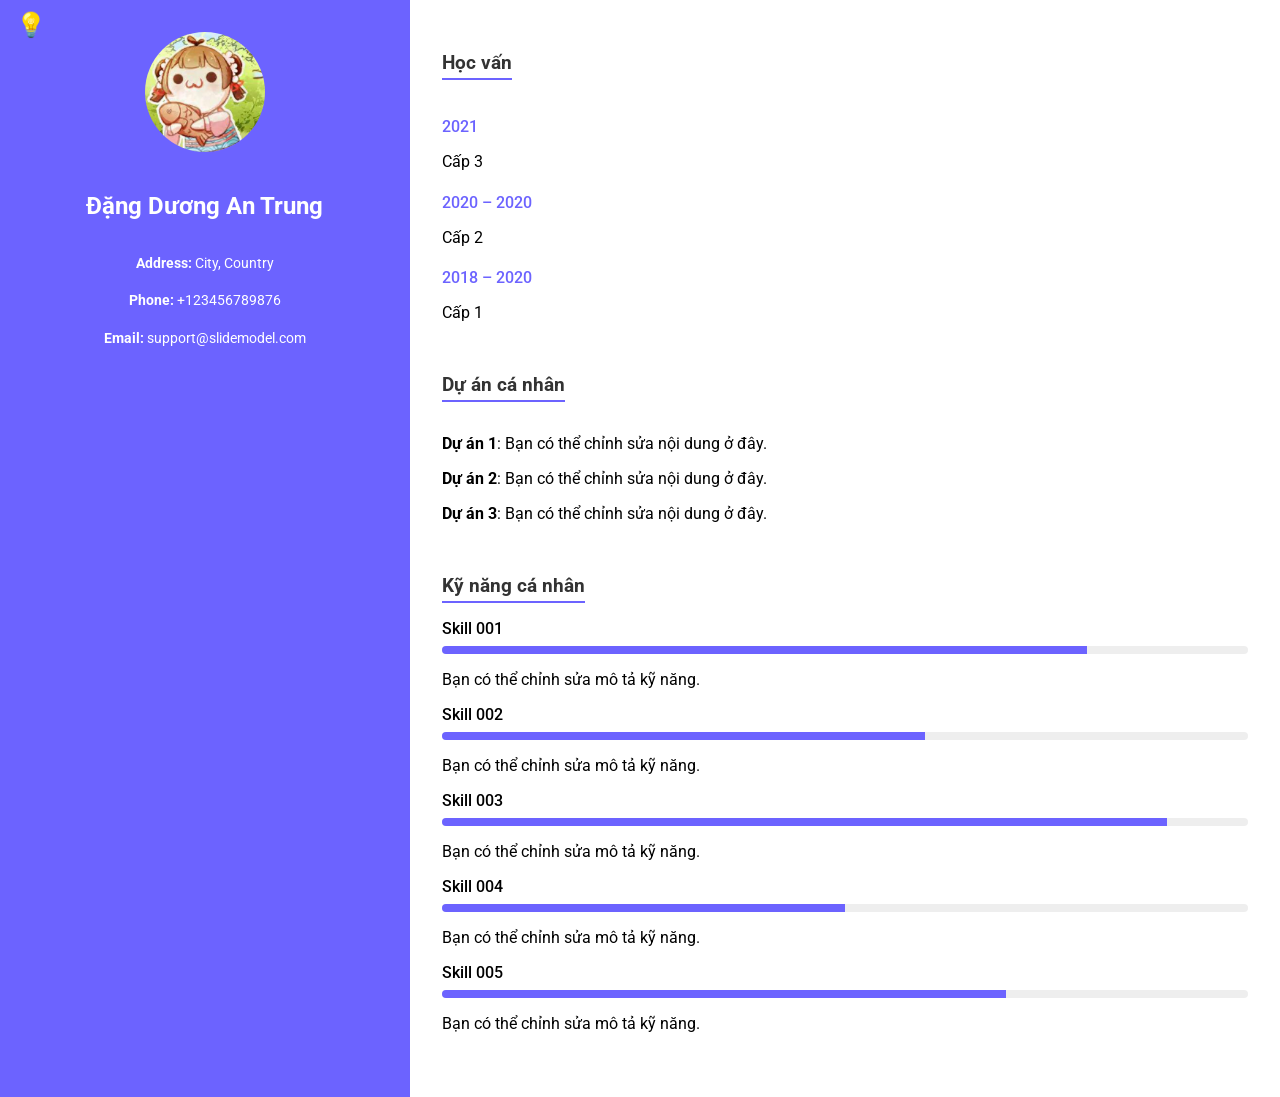
<file: students/DangDuongAnTrung.html>
<!DOCTYPE html>
<html lang="vi">
<head>
  <meta charset="UTF-8" />
  <meta name="viewport" content="width=device-width, initial-scale=1.0"/>
  <title>Trang cá nhân của Đặng Dương An Trung</title>
  <link rel="stylesheet" href="../assets/css/styleCV.css" />
  <link rel="preconnect" href="https://fonts.googleapis.com" />
  <link rel="preconnect" href="https://fonts.gstatic.com" crossorigin />
  <link
    href="https://fonts.googleapis.com/css2?family=Roboto:wght@300;400;500;700&display=swap"
    rel="stylesheet"
  />
</head>
<body>
  <button id="darkModeBtn"></button>

  <div class="cv-container">
    <div class="left-column">
      <div class="profile">
        <img src="../assets/images/Screenshot_20230110_022946.png" alt="Avatar" class="avatar" />
        <h2 class="name">Đặng Dương An Trung</h2>
        <p class="short-desc"></p>
      </div>
      <div class="contact-info">
        <p><strong>Address:</strong> City, Country</p>
        <p><strong>Phone:</strong> +123456789876</p>
        <p><strong>Email:</strong> support@slidemodel.com</p>
      </div>
    </div>

    <div class="right-column">
      <div class="section">
        <h3 class="section-title">Học vấn</h3>
        <div class="year-info">
          <h4>2021</h4>
          <p>Cấp 3</p>
        </div>
        <div class="year-info">
          <h4>2020 – 2020</h4>
          <p>Cấp 2</p>
        </div>
        <div class="year-info">
          <h4>2018 – 2020</h4>
          <p>Cấp 1</p>
        </div>
      </div>

      <div class="section">
        <h3 class="section-title">Dự án cá nhân</h3>
        <p><strong>Dự án 1</strong>: Bạn có thể chỉnh sửa nội dung ở đây.</p>
        <p><strong>Dự án 2</strong>: Bạn có thể chỉnh sửa nội dung ở đây.</p>
        <p><strong>Dự án 3</strong>: Bạn có thể chỉnh sửa nội dung ở đây.</p>
      </div>

      <div class="section">
        <h3 class="section-title">Kỹ năng cá nhân</h3>
        <div class="skill-item">
          <span>Skill 001</span>
          <div class="skill-bar">
            <div class="skill-progress" data-skill-value="80%"></div>
          </div>
          <p>Bạn có thể chỉnh sửa mô tả kỹ năng.</p>
        </div>
        <div class="skill-item">
          <span>Skill 002</span>
          <div class="skill-bar">
            <div class="skill-progress" data-skill-value="60%"></div>
          </div>
          <p>Bạn có thể chỉnh sửa mô tả kỹ năng.</p>
        </div>
        <div class="skill-item">
          <span>Skill 003</span>
          <div class="skill-bar">
            <div class="skill-progress" data-skill-value="90%"></div>
          </div>
          <p>Bạn có thể chỉnh sửa mô tả kỹ năng.</p>
        </div>
        <div class="skill-item">
          <span>Skill 004</span>
          <div class="skill-bar">
            <div class="skill-progress" data-skill-value="50%"></div>
          </div>
          <p>Bạn có thể chỉnh sửa mô tả kỹ năng.</p>
        </div>
        <div class="skill-item">
          <span>Skill 005</span>
          <div class="skill-bar">
            <div class="skill-progress" data-skill-value="70%"></div>
          </div>
          <p>Bạn có thể chỉnh sửa mô tả kỹ năng.</p>
        </div>
      </div>
    </div>
  </div>
  <script src="../assets/js/script.js"></script>
</body>
</html>
</file>
<file: assets/css/styleCV.css>
/* Reset margin, padding và thiết lập font */
body {
    margin: 0;
    padding: 0;
    font-family: 'Roboto', sans-serif;
    background-color: #f9f9f9;
    transition: background-color 0.3s ease, color 0.3s ease;
  }
  
  /* Dark mode: điều chỉnh background và màu chữ */
  .dark-mode {
    background-color: #333;
    color: #fff;
  }

  #darkModeBtn {
    position: absolute;
    top: 10px;
    left: 10px;
    border: none;
    background: none;
    cursor: pointer;
    font-size: 24px;
  }
  
  #darkModeBtn::before {
    content: "💡"; /* Icon bóng đèn */
  }
  
  
  /* Bao bọc toàn bộ CV */
  .cv-container {
    display: flex;
    width: 100%;
    min-height: 100vh;
  }
  
  /* Cột trái: Thông tin cá nhân */
  .left-column {
    background: #6c63ff;
    color: #ffffff;
    width: 30%;
    padding: 2rem;
    text-align: center;
  }
  
  /* Dark mode cho cột trái */
  .dark-mode .left-column {
    background: #4a3e8c;
  }
  
  /* Ảnh đại diện */
  .profile .avatar {
    width: 120px;
    height: 120px;
    object-fit: cover;
    border-radius: 50%;
    margin-bottom: 1rem;
  }
  
  /* Tên và mô tả ngắn */
  .profile .name {
    font-size: 1.5rem;
    font-weight: 700;
    margin-bottom: 0.5rem;
  }
  
  .short-desc {
    font-style: italic;
    opacity: 0.9;
  }
  
  /* Thông tin liên hệ */
  .contact-info {
    margin-top: 2rem;
    font-size: 0.9rem;
    line-height: 1.6;
  }
  
  /* Cột phải: Nội dung chi tiết */
  .right-column {
    background: #fff;
    width: 70%;
    padding: 2rem;
  }
  
  /* Dark mode cho cột phải */
  .dark-mode .right-column {
    background: #444;
    color: #ddd;
  }
  
  /* Các phần nội dung */
  .section {
    margin-bottom: 2rem;
  }
  
  .section-title {
    font-size: 1.2rem;
    color: #333;
    margin-bottom: 1rem;
    border-bottom: 2px solid #6c63ff;
    display: inline-block;
    padding-bottom: 0.25rem;
  }
  
  /* Dark mode cho tiêu đề phần */
  .dark-mode .section-title {
    color: #fff;
    border-bottom: 2px solid #bbb;
  }
  
  /* Thông tin năm trong Education */
  .year-info {
    margin-bottom: 1rem;
  }
  
  .year-info h4 {
    font-size: 1rem;
    font-weight: 500;
    color: #6c63ff;
    margin-bottom: 0.25rem;
  }
  
  /* Khu vực kỹ năng */
  .skill-item {
    margin-bottom: 1rem;
  }
  
  .skill-item span {
    font-weight: 500;
    display: block;
  }
  
  .skill-bar {
    background: #eee;
    border-radius: 4px;
    overflow: hidden;
    margin: 0.5rem 0;
    height: 8px;
    width: 100%;
  }
  
  /* Thanh kỹ năng bắt đầu từ 0 và sẽ được chạy JS */
  .skill-progress {
    background: #6c63ff;
    height: 100%;
    width: 0;
    transition: width 0.5s ease;
  }
  
  /* Dark mode cho thanh kỹ năng */
  .dark-mode .skill-bar {
    background: #555;
  }
</file>
